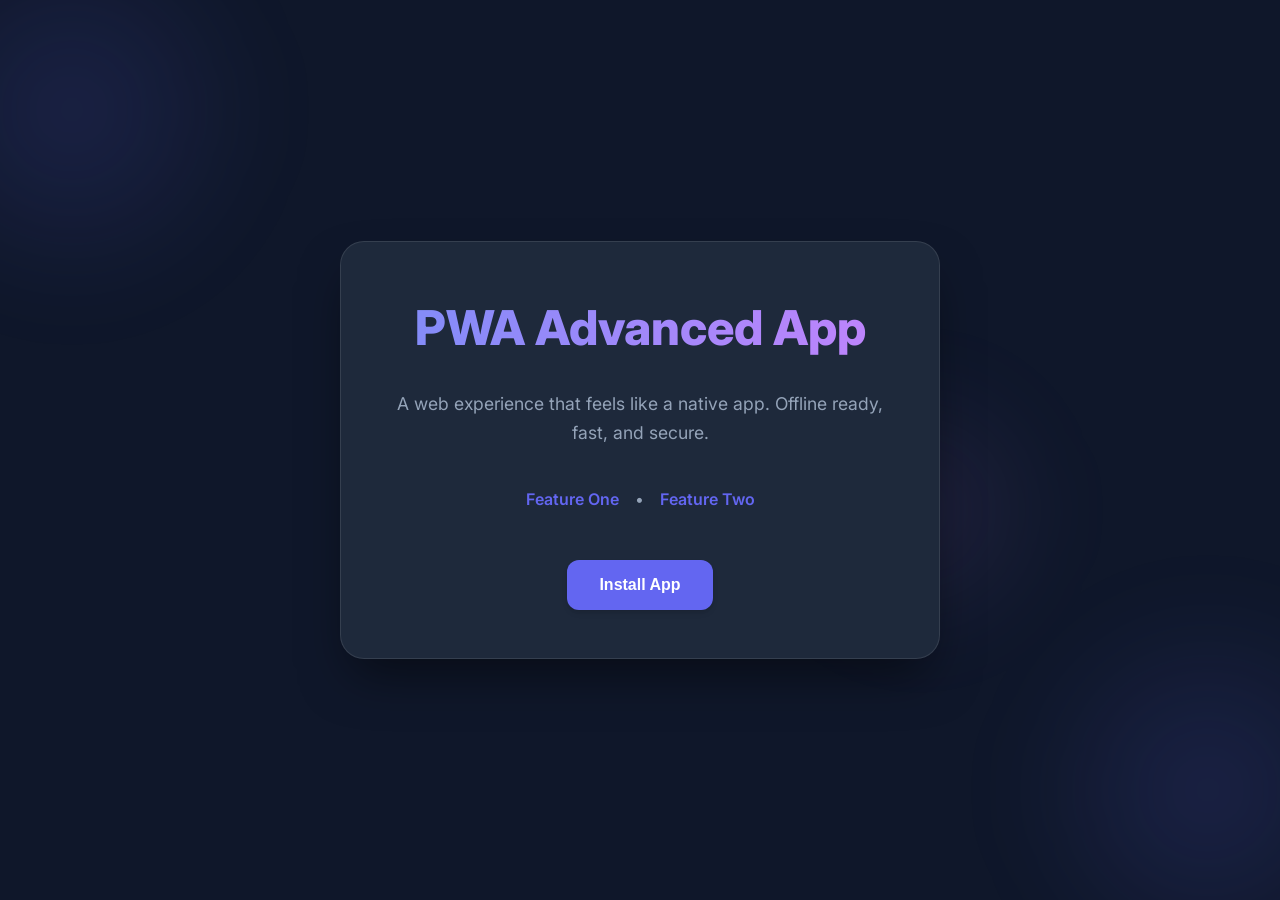
<file: index.html>
<!DOCTYPE html>
<html lang="en">
<head>
    <meta charset="UTF-8">
    <meta name="viewport" content="width=device-width, initial-scale=1.0">
    <title>PWA Advanced App</title>
    <link rel="stylesheet" href="css/main.css">
    <link rel="manifest" href="manifest_and_icons/manifest.json">
    <link rel="apple-touch-icon" href="manifest_and_icons/icon-192.png">
    <meta name="theme-color" content="#6366f1">
    <!-- Using Inter font from Google Fonts -->
    <link rel="preconnect" href="https://fonts.googleapis.com">
    <link rel="preconnect" href="https://fonts.gstatic.com" crossorigin>
    <link href="https://fonts.googleapis.com/css2?family=Inter:wght@400;600;800&display=swap" rel="stylesheet">
</head>
<body>
    <div class="bg-blobs">
        <div class="blob blob-1"></div>
        <div class="blob blob-2"></div>
        <div class="blob blob-3"></div>
    </div>

    <div class="container">
        <h1>PWA Advanced App</h1>
        <p>A web experience that feels like a native app. Offline ready, fast, and secure.</p>
        
        <div class="links">
            <a href="pages/page1.html">Feature One</a>
            <span style="color: var(--text-muted)">•</span>
            <a href="pages/page2.html">Feature Two</a>
        </div>

        <button id="installBtn">Install App</button>
    </div>

    <script src="js/main.js"></script>
</body>
</html>
</file>
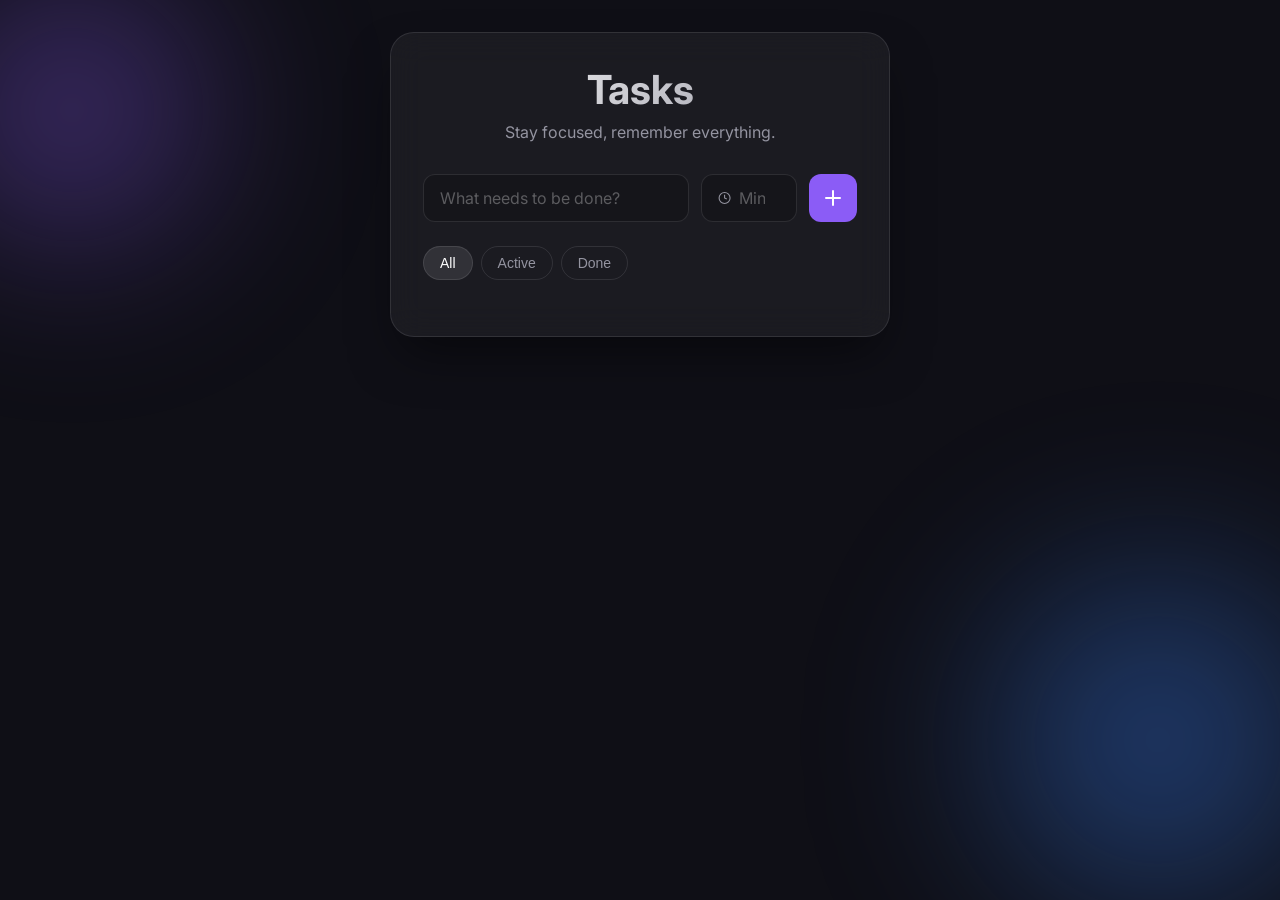
<file: day2/index.html>
<!DOCTYPE html>
<html lang="en">
<head>
    <meta charset="UTF-8">
    <meta name="viewport" content="width=device-width, initial-scale=1.0">
    <title>PWA Todo & Timer</title>
    <link rel="stylesheet" href="style.css">
    <link rel="manifest" href="manifest.json">
    <meta name="theme-color" content="#12121c">
    <link href="https://fonts.googleapis.com/css2?family=Inter:wght@400;500;600;700&display=swap" rel="stylesheet">
</head>
<body>
    <div class="background-blobs">
        <div class="blob blob-1"></div>
        <div class="blob blob-2"></div>
    </div>
    
    <main class="app-container">
        <header>
            <h1>Tasks</h1>
            <p>Stay focused, remember everything.</p>
        </header>

        <form id="add-form" class="add-todo">
            <div class="input-group">
                <input type="text" id="todo-input" placeholder="What needs to be done?" required autocomplete="off">
            </div>
            <div class="input-group timer-group">
                <svg class="icon" width="20" height="20" viewBox="0 0 24 24" fill="none" stroke="currentColor" stroke-width="2"><circle cx="12" cy="12" r="10"></circle><polyline points="12 6 12 12 16 14"></polyline></svg>
                <input type="number" id="timer-input" placeholder="Mins" min="1" autocomplete="off">
            </div>
            <button type="submit" id="add-btn">
                <svg width="24" height="24" viewBox="0 0 24 24" fill="none" stroke="currentColor" stroke-width="2" stroke-linecap="round" stroke-linejoin="round"><line x1="12" y1="5" x2="12" y2="19"></line><line x1="5" y1="12" x2="19" y2="12"></line></svg>
            </button>
        </form>

        <div class="filters">
            <button class="filter-btn active" data-filter="all">All</button>
            <button class="filter-btn" data-filter="active">Active</button>
            <button class="filter-btn" data-filter="done">Done</button>
        </div>

        <ul class="todo-list" id="todo-list">
            <!-- Todo items -->
        </ul>
    </main>

    <!-- Notification Permission Toast -->
    <div id="notification-toast" class="toast hidden">
        <p>Please enable notifications for timers.</p>
        <button id="enable-notif">Enable</button>
    </div>

    <script src="app.js"></script>
</body>
</html>
</file>
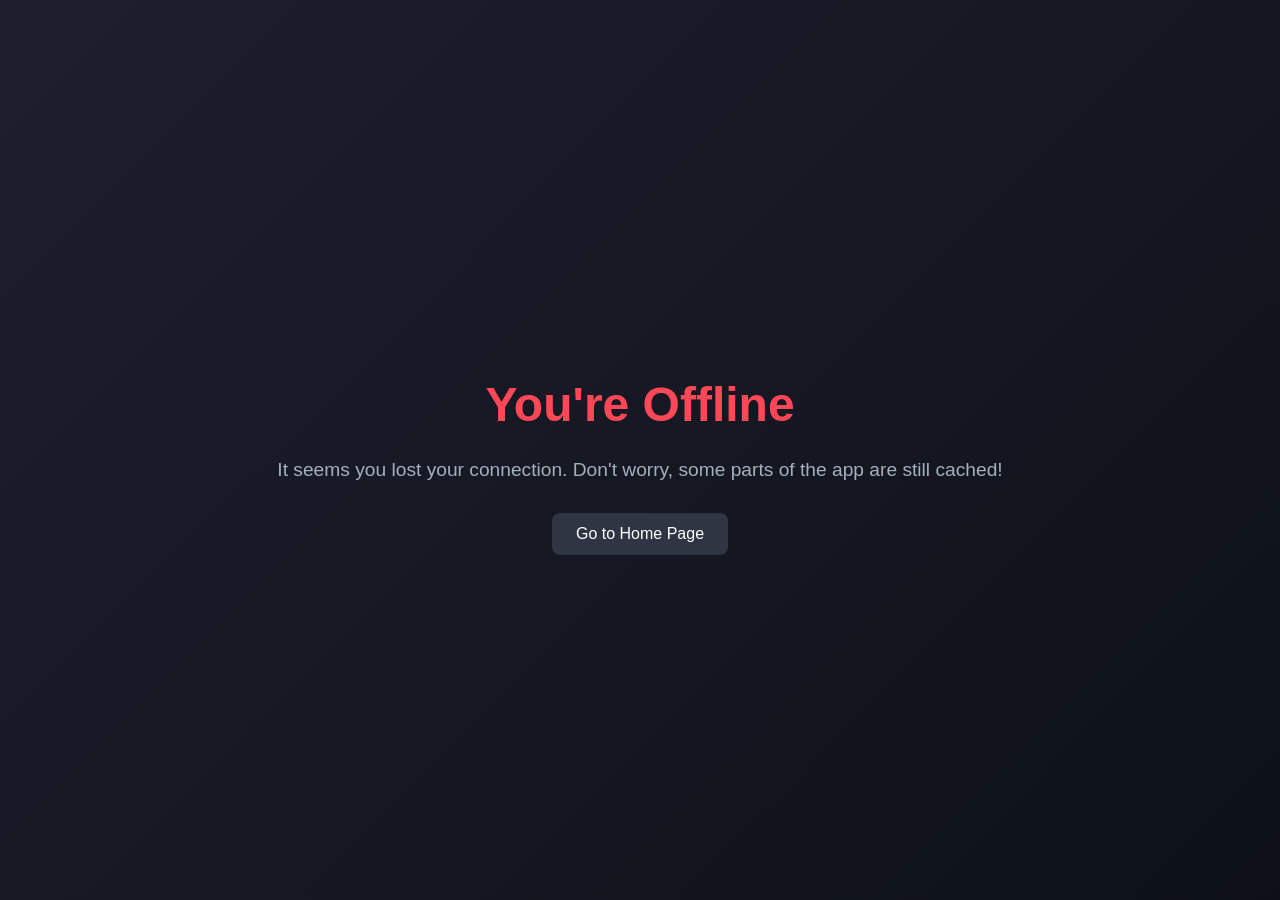
<file: pages/offline.html>
<!DOCTYPE html>
<html lang="en">
<head>
    <meta charset="UTF-8">
    <meta name="viewport" content="width=device-width, initial-scale=1.0">
    <title>Offline - WPA</title>
    <style>
        body {
            font-family: 'Segoe UI', Tahoma, Geneva, Verdana, sans-serif;
            background: linear-gradient(135deg, #1e1e2f 0%, #0d1117 100%);
            color: #fff;
            display: flex;
            flex-direction: column;
            align-items: center;
            justify-content: center;
            height: 100vh;
            margin: 0;
            text-align: center;
        }
        h1 { font-size: 3rem; margin-bottom: 0.5rem; color: #ff4757; }
        p { font-size: 1.2rem; color: #a4b0be; margin-bottom: 2rem; }
        a {
            padding: 12px 24px;
            background: #2f3542;
            color: #fff;
            text-decoration: none;
            border-radius: 8px;
            transition: background 0.3s;
        }
        a:hover { background: #57606f; }
    </style>
</head>
<body>
    <h1>You're Offline</h1>
    <p>It seems you lost your connection. Don't worry, some parts of the app are still cached!</p>
    <a href="index.html">Go to Home Page</a>
</body>
</html>
</file>
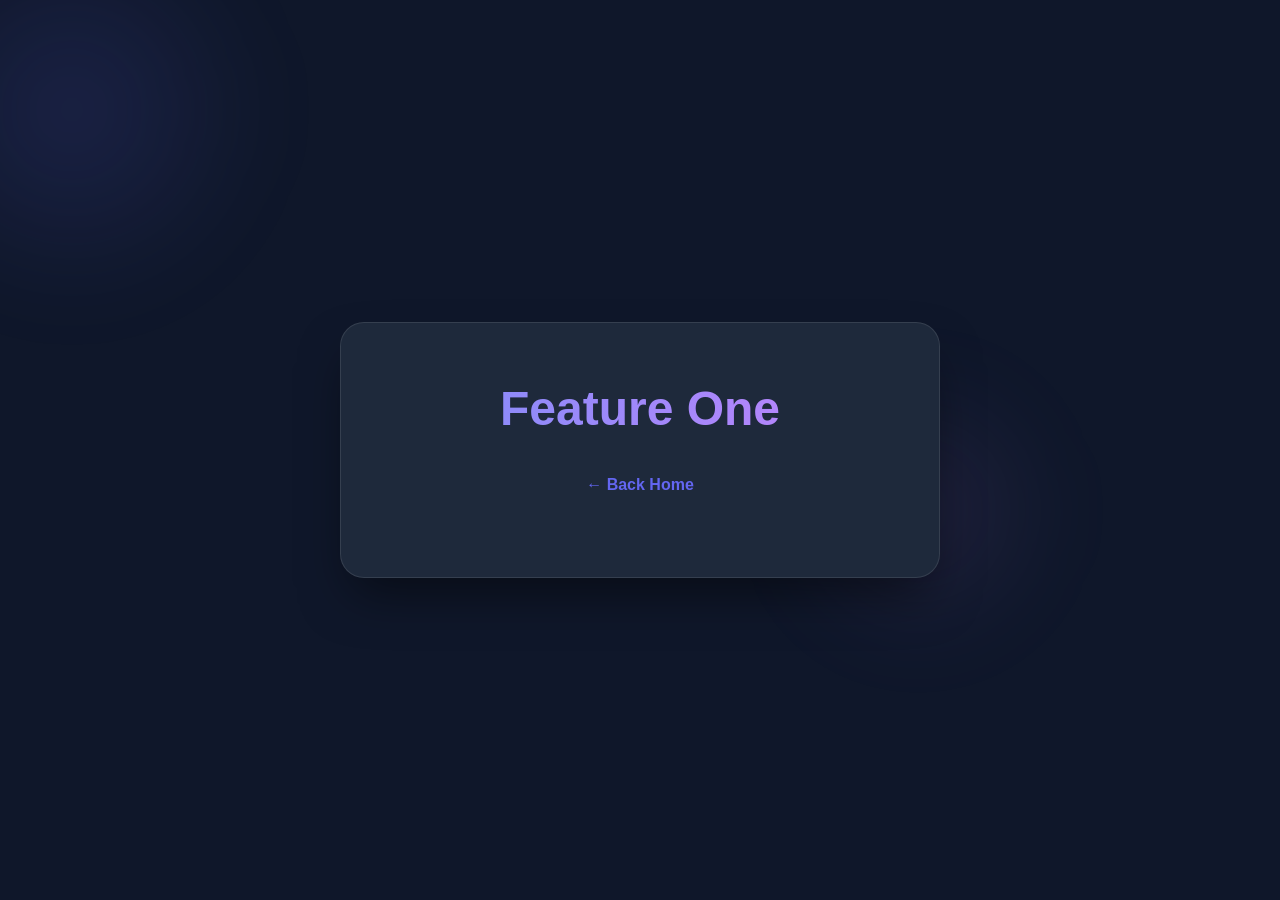
<file: pages/page1.html>
<!DOCTYPE html>
<html lang="en">
<head>
    <meta charset="UTF-8">
    <meta name="viewport" content="width=device-width, initial-scale=1.0">
    <title>Feature One - WPA</title>
    <link rel="stylesheet" href="/css/main.css">
</head>
<body>
    <div class="bg-blobs">
        <div class="blob blob-1"></div>
        <div class="blob blob-3"></div>
    </div>
    <div class="container">
        <h1>Feature One</h1>
        <div class="links">
            <a href="/index.html">← Back Home</a>
        </div>
    </div>
</body>
</html>
</file>
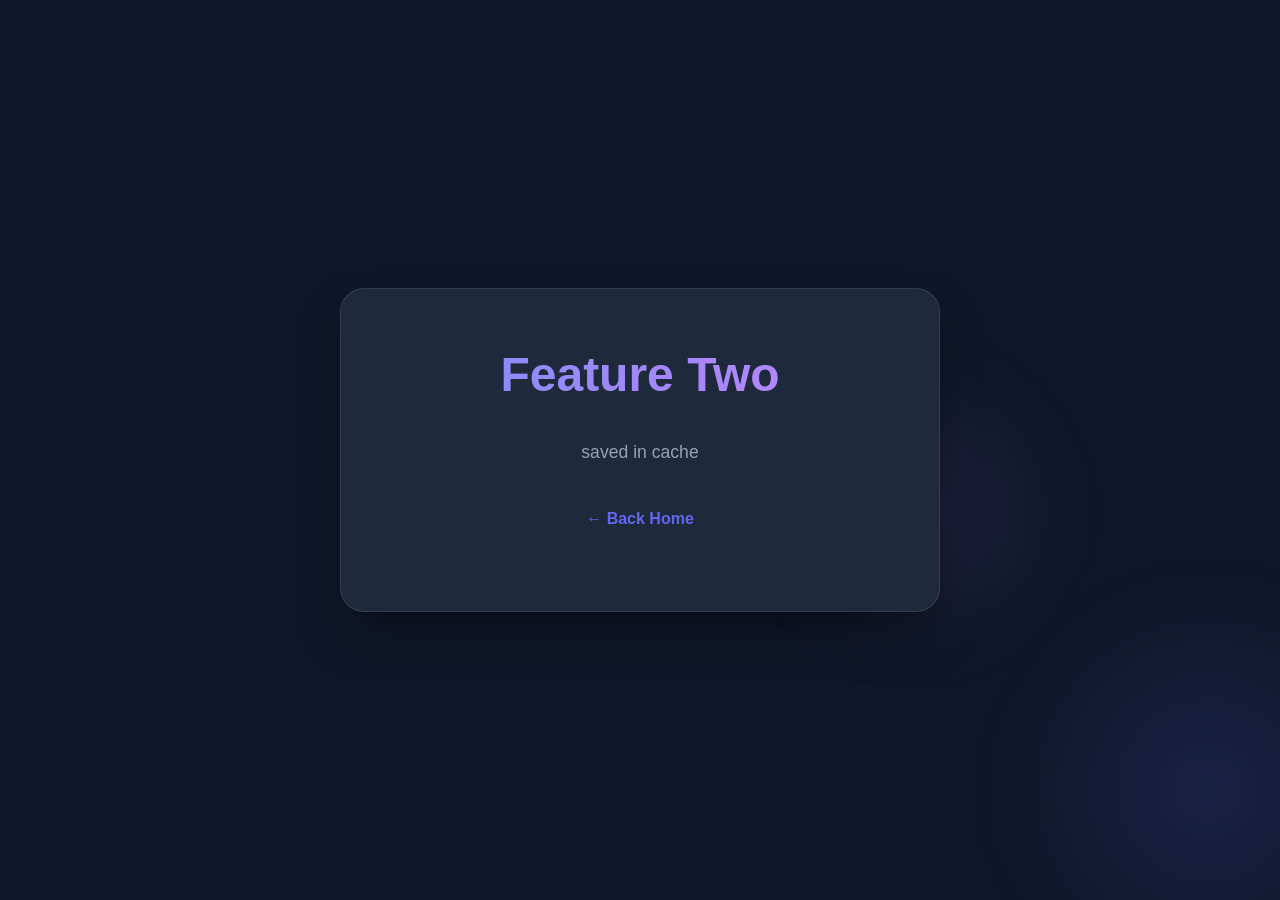
<file: pages/page2.html>
<!DOCTYPE html>
<html lang="en">
<head>
    <meta charset="UTF-8">
    <meta name="viewport" content="width=device-width, initial-scale=1.0">
    <title>Feature Two - WPA</title>
    <link rel="stylesheet" href="../css/main.css">
</head>
<body>
    <div class="bg-blobs">
        <div class="blob blob-2"></div>
        <div class="blob blob-3"></div>
    </div>
    <div class="container">
        <h1>Feature Two</h1>
        <p>saved in cache</p>
        <div class="links">
            <a href="/index.html">← Back Home</a>
        </div>
    </div>
</body>
</html>
</file>
<file: css/main.css>
:root {
    --primary: #6366f1;
    --primary-hover: #4f46e5;
    --bg: #0f172a;
    --card-bg: #1e293b;
    --text: #f8fafc;
    --text-muted: #94a3b8;
    --glass: rgba(255, 255, 255, 0.05);
    --glass-border: rgba(255, 255, 255, 0.1);
}

* {
    margin: 0;
    padding: 0;
    box-sizing: border-box;
}

body {
    font-family: 'Inter', -apple-system, BlinkMacSystemFont, "Segoe UI", Roboto, sans-serif;
    background-color: var(--bg);
    color: var(--text);
    line-height: 1.6;
    display: flex;
    flex-direction: column;
    align-items: center;
    justify-content: center;
    min-height: 100vh;
    padding: 2rem;
    overflow-x: hidden;
}

.container {
    max-width: 600px;
    width: 100%;
    text-align: center;
    padding: 3rem;
    background: var(--card-bg);
    border-radius: 24px;
    box-shadow: 0 25px 50px -12px rgba(0, 0, 0, 0.5);
    border: 1px solid var(--glass-border);
    backdrop-filter: blur(10px);
}

h1 {
    font-size: 3rem;
    font-weight: 800;
    margin-bottom: 1.5rem;
    background: linear-gradient(to right, #818cf8, #c084fc);
    -webkit-background-clip: text;
    -webkit-text-fill-color: transparent;
}

p {
    color: var(--text-muted);
    font-size: 1.1rem;
    margin-bottom: 2.5rem;
}

.links {
    display: flex;
    gap: 1rem;
    justify-content: center;
    margin-bottom: 2rem;
}

a {
    color: var(--primary);
    text-decoration: none;
    font-weight: 600;
    transition: color 0.2s;
}

a:hover {
    color: var(--primary-hover);
}

button#installBtn {
    padding: 1rem 2rem;
    background: var(--primary);
    color: white;
    border: none;
    border-radius: 12px;
    font-size: 1rem;
    font-weight: 700;
    cursor: pointer;
    transition: all 0.3s ease;
    box-shadow: 0 4px 6px -1px rgba(0, 0, 0, 0.1), 0 2px 4px -1px rgba(0, 0, 0, 0.06);
    margin-top: 1rem;
}

button#installBtn:hover {
    background: var(--primary-hover);
    transform: translateY(-2px);
    box-shadow: 0 10px 15px -3px rgba(0, 0, 0, 0.1), 0 4px 6px -2px rgba(0, 0, 0, 0.05);
}

button#installBtn:active {
    transform: translateY(0);
}

/* For Premium feel */
.bg-blobs {
    position: fixed;
    top: 0;
    left: 0;
    width: 100vw;
    height: 100vh;
    z-index: -1;
    overflow: hidden;
}

.blob {
    position: absolute;
    width: 400px;
    height: 400px;
    background: radial-gradient(circle, rgba(99, 102, 241, 0.15) 0%, rgba(99, 102, 241, 0) 70%);
    border-radius: 50%;
    filter: blur(40px);
}

.blob-1 { top: -10%; left: -10%; }
.blob-2 { bottom: -10%; right: -10%; }
.blob-3 { top: 40%; left: 60%; width: 300px; height: 300px; background: radial-gradient(circle, rgba(192, 132, 252, 0.1) 0%, rgba(192, 132, 252, 0) 70%); }
</file>
<file: day2/style.css>
:root {
    --bg-color: #0f0f16;
    --surface-color: rgba(255, 255, 255, 0.05);
    --surface-border: rgba(255, 255, 255, 0.1);
    --text-primary: #ffffff;
    --text-secondary: #9494a0;
    --accent: #8b5cf6;
    --accent-hover: #7c3aed;
    --danger: #ef4444;
    --success: #10b981;
    --font-family: 'Inter', sans-serif;
}

* {
    box-sizing: border-box;
    margin: 0;
    padding: 0;
}

body {
    font-family: var(--font-family);
    background-color: var(--bg-color);
    color: var(--text-primary);
    min-height: 100vh;
    display: flex;
    justify-content: center;
    align-items: flex-start;
    padding: 2rem 1rem;
    overflow-x: hidden;
    position: relative;
}

.background-blobs {
    position: fixed;
    top: 0;
    left: 0;
    width: 100%;
    height: 100%;
    z-index: -1;
    overflow: hidden;
    pointer-events: none;
}

.blob {
    position: absolute;
    filter: blur(80px);
    border-radius: 50%;
    opacity: 0.5;
    animation: float 10s infinite alternate ease-in-out;
}

.blob-1 {
    top: -10%;
    left: -10%;
    width: 400px;
    height: 400px;
    background: radial-gradient(circle, var(--accent) 0%, rgba(139, 92, 246, 0) 70%);
}

.blob-2 {
    bottom: -10%;
    right: -10%;
    width: 500px;
    height: 500px;
    background: radial-gradient(circle, #3b82f6 0%, rgba(59, 130, 246, 0) 70%);
    animation-delay: -5s;
}

@keyframes float {
    0% { transform: translate(0, 0) scale(1); }
    100% { transform: translate(30px, 50px) scale(1.1); }
}

.app-container {
    background: var(--surface-color);
    backdrop-filter: blur(16px);
    -webkit-backdrop-filter: blur(16px);
    border: 1px solid var(--surface-border);
    border-radius: 24px;
    padding: 2rem;
    width: 100%;
    max-width: 500px;
    box-shadow: 0 25px 50px -12px rgba(0, 0, 0, 0.5);
}

header {
    margin-bottom: 2rem;
    text-align: center;
}

header h1 {
    font-size: 2.5rem;
    font-weight: 700;
    margin-bottom: 0.5rem;
    background: linear-gradient(135deg, #fff, #9494a0);
    -webkit-background-clip: text;
    -webkit-text-fill-color: transparent;
}

header p {
    color: var(--text-secondary);
    font-size: 1rem;
}

.add-todo {
    display: flex;
    gap: 0.75rem;
    margin-bottom: 1.5rem;
}

.input-group {
    background: rgba(0, 0, 0, 0.2);
    border: 1px solid var(--surface-border);
    border-radius: 12px;
    padding: 0.75rem 1rem;
    flex-grow: 1;
    display: flex;
    align-items: center;
    transition: all 0.3s ease;
}

.input-group:focus-within {
    border-color: var(--accent);
    box-shadow: 0 0 0 2px rgba(139, 92, 246, 0.2);
}

.input-group input {
    background: transparent;
    border: none;
    color: var(--text-primary);
    font-family: var(--font-family);
    font-size: 1rem;
    width: 100%;
    outline: none;
}

.input-group input::placeholder {
    color: rgba(255, 255, 255, 0.3);
}

.timer-group {
    flex-grow: 0;
    width: 100px;
    gap: 0.5rem;
}

.timer-group .icon {
    color: var(--text-secondary);
}

.timer-group input {
    width: 100%;
}

#add-btn {
    background: var(--accent);
    color: white;
    border: none;
    border-radius: 12px;
    width: 48px;
    height: 48px;
    display: flex;
    justify-content: center;
    align-items: center;
    cursor: pointer;
    transition: all 0.2s;
    flex-shrink: 0;
}

#add-btn:hover {
    background: var(--accent-hover);
    transform: scale(1.05);
}

#add-btn:active {
    transform: scale(0.95);
}

.filters {
    display: flex;
    gap: 0.5rem;
    margin-bottom: 1.5rem;
}

.filter-btn {
    background: transparent;
    border: 1px solid var(--surface-border);
    color: var(--text-secondary);
    padding: 0.5rem 1rem;
    border-radius: 20px;
    font-size: 0.875rem;
    cursor: pointer;
    transition: all 0.2s;
}

.filter-btn:hover {
    background: rgba(255, 255, 255, 0.05);
    color: var(--text-primary);
}

.filter-btn.active {
    background: var(--surface-border);
    color: var(--text-primary);
}

.todo-list {
    list-style: none;
    display: flex;
    flex-direction: column;
    gap: 0.75rem;
}

.todo-item {
    background: rgba(0, 0, 0, 0.2);
    border: 1px solid var(--surface-border);
    border-radius: 12px;
    padding: 1rem;
    display: flex;
    align-items: center;
    gap: 1rem;
    transition: all 0.3s ease;
    animation: slideIn 0.3s ease;
}

.todo-item:hover {
    background: rgba(255, 255, 255, 0.05);
}

@keyframes slideIn {
    from { opacity: 0; transform: translateY(10px); }
    to { opacity: 1; transform: translateY(0); }
}

.todo-item.done .todo-text {
    text-decoration: line-through;
    color: var(--text-secondary);
}

.todo-checkbox {
    appearance: none;
    width: 24px;
    height: 24px;
    border: 2px solid var(--surface-border);
    border-radius: 6px;
    cursor: pointer;
    display: grid;
    place-content: center;
    transition: all 0.2s;
    flex-shrink: 0;
}

.todo-checkbox::before {
    content: "";
    width: 12px;
    height: 12px;
    clip-path: polygon(14% 44%, 0 65%, 50% 100%, 100% 16%, 80% 0%, 43% 62%);
    transform: scale(0);
    transform-origin: center;
    transition: 120ms transform ease-in-out;
    box-shadow: inset 1em 1em white;
    background-color: white;
}

.todo-checkbox:checked {
    background-color: var(--success);
    border-color: var(--success);
}

.todo-checkbox:checked::before {
    transform: scale(1);
}

.todo-content {
    flex-grow: 1;
    display: flex;
    flex-direction: column;
    gap: 0.25rem;
}

.todo-text {
    font-size: 1rem;
    font-weight: 500;
    word-break: break-word;
    transition: color 0.3s;
}

.todo-timer {
    font-size: 0.75rem;
    color: var(--accent);
    display: flex;
    align-items: center;
    gap: 0.25rem;
}

.todo-actions {
    display: flex;
    gap: 0.5rem;
}

.icon-btn {
    background: transparent;
    border: none;
    color: var(--text-secondary);
    cursor: pointer;
    padding: 0.25rem;
    border-radius: 6px;
    transition: all 0.2s;
    display: flex;
    align-items: center;
    justify-content: center;
}

.icon-btn:hover {
    background: rgba(255, 255, 255, 0.1);
    color: var(--text-primary);
}

.icon-btn.delete:hover {
    color: var(--danger);
    background: rgba(239, 68, 68, 0.1);
}

.toast {
    position: fixed;
    bottom: 2rem;
    left: 50%;
    transform: translateX(-50%);
    background: var(--surface-color);
    backdrop-filter: blur(10px);
    border: 1px solid var(--surface-border);
    padding: 1rem 1.5rem;
    border-radius: 12px;
    display: flex;
    align-items: center;
    gap: 1rem;
    box-shadow: 0 10px 25px rgba(0,0,0,0.5);
    transition: all 0.3s;
    z-index: 100;
}

.toast.hidden {
    opacity: 0;
    pointer-events: none;
    transform: translate(-50%, 20px);
}

#enable-notif {
    background: var(--accent);
    color: white;
    border: none;
    padding: 0.5rem 1rem;
    border-radius: 6px;
    cursor: pointer;
    font-weight: 500;
}

@media (max-width: 480px) {
    .add-todo {
        flex-wrap: wrap;
    }
    .timer-group {
        flex-grow: 1;
    }
    #add-btn {
        width: 100%;
        margin-top: 0.5rem;
    }
}
</file>
